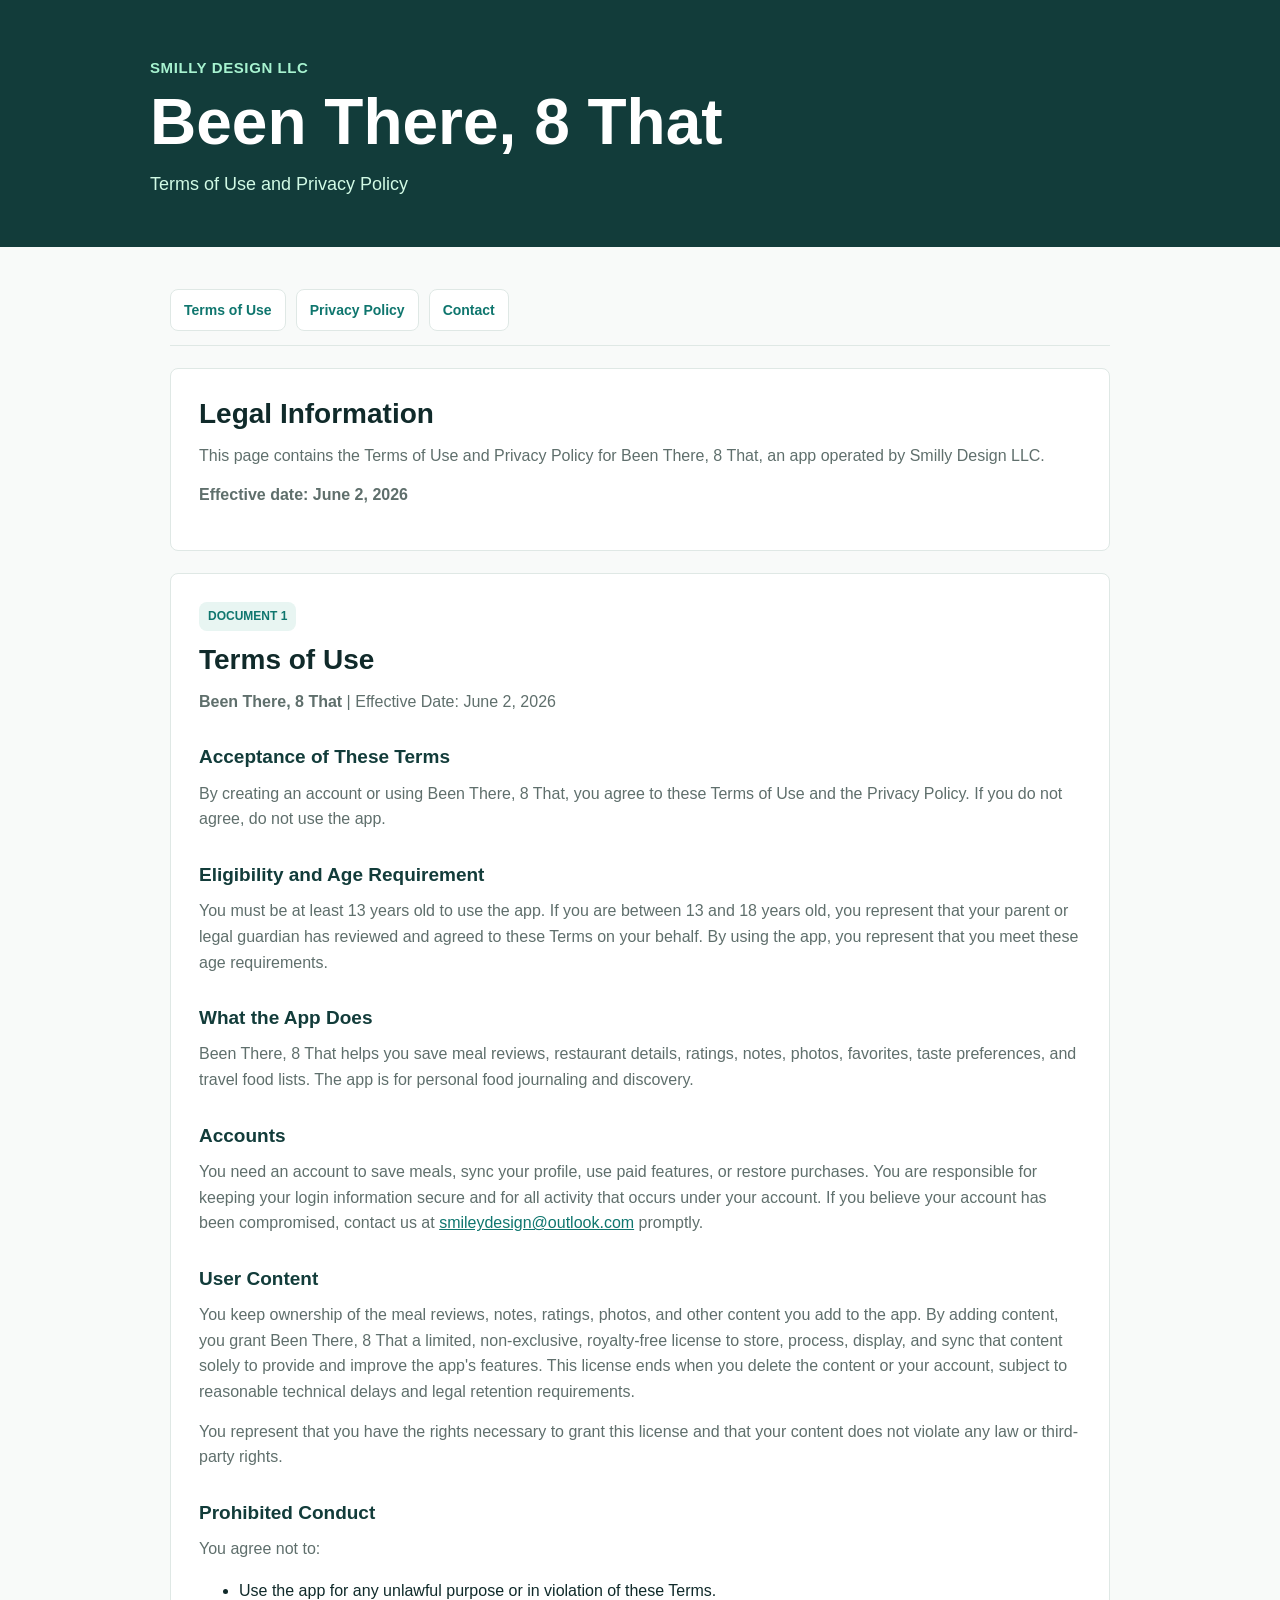
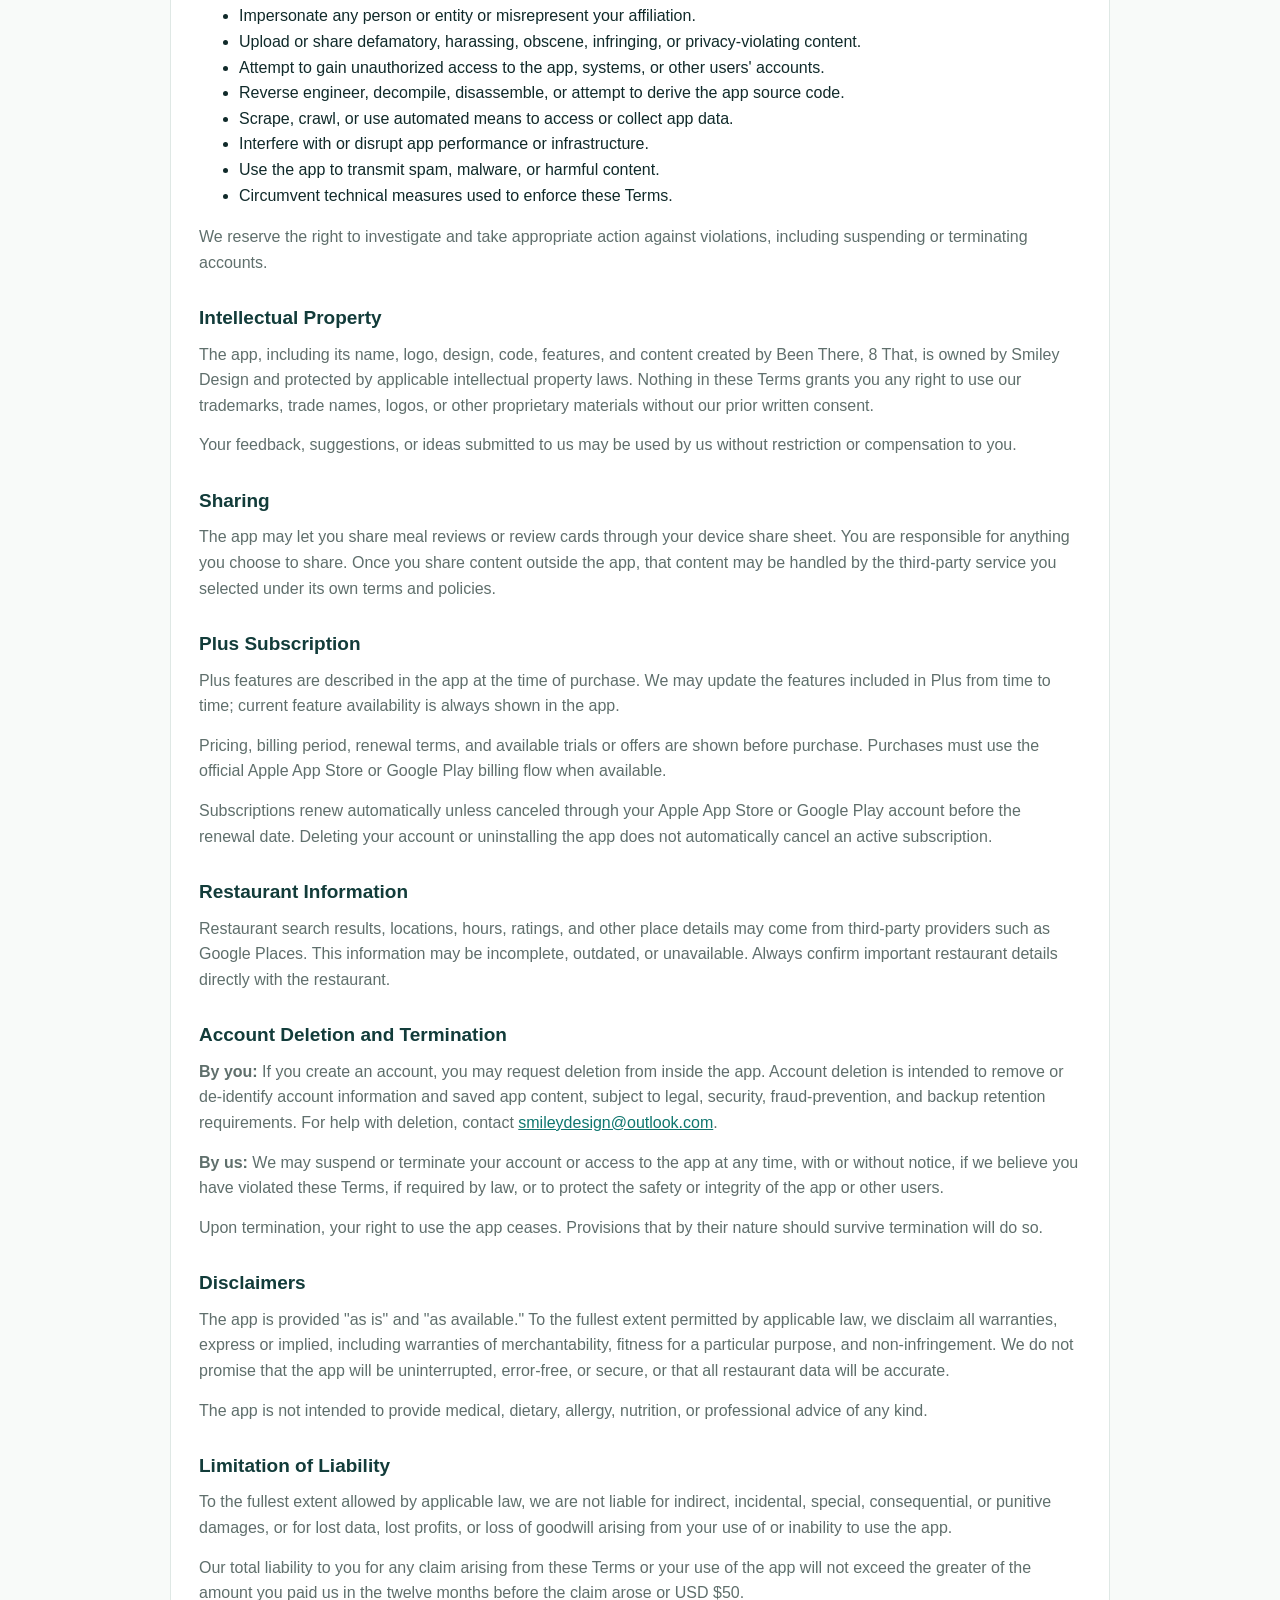
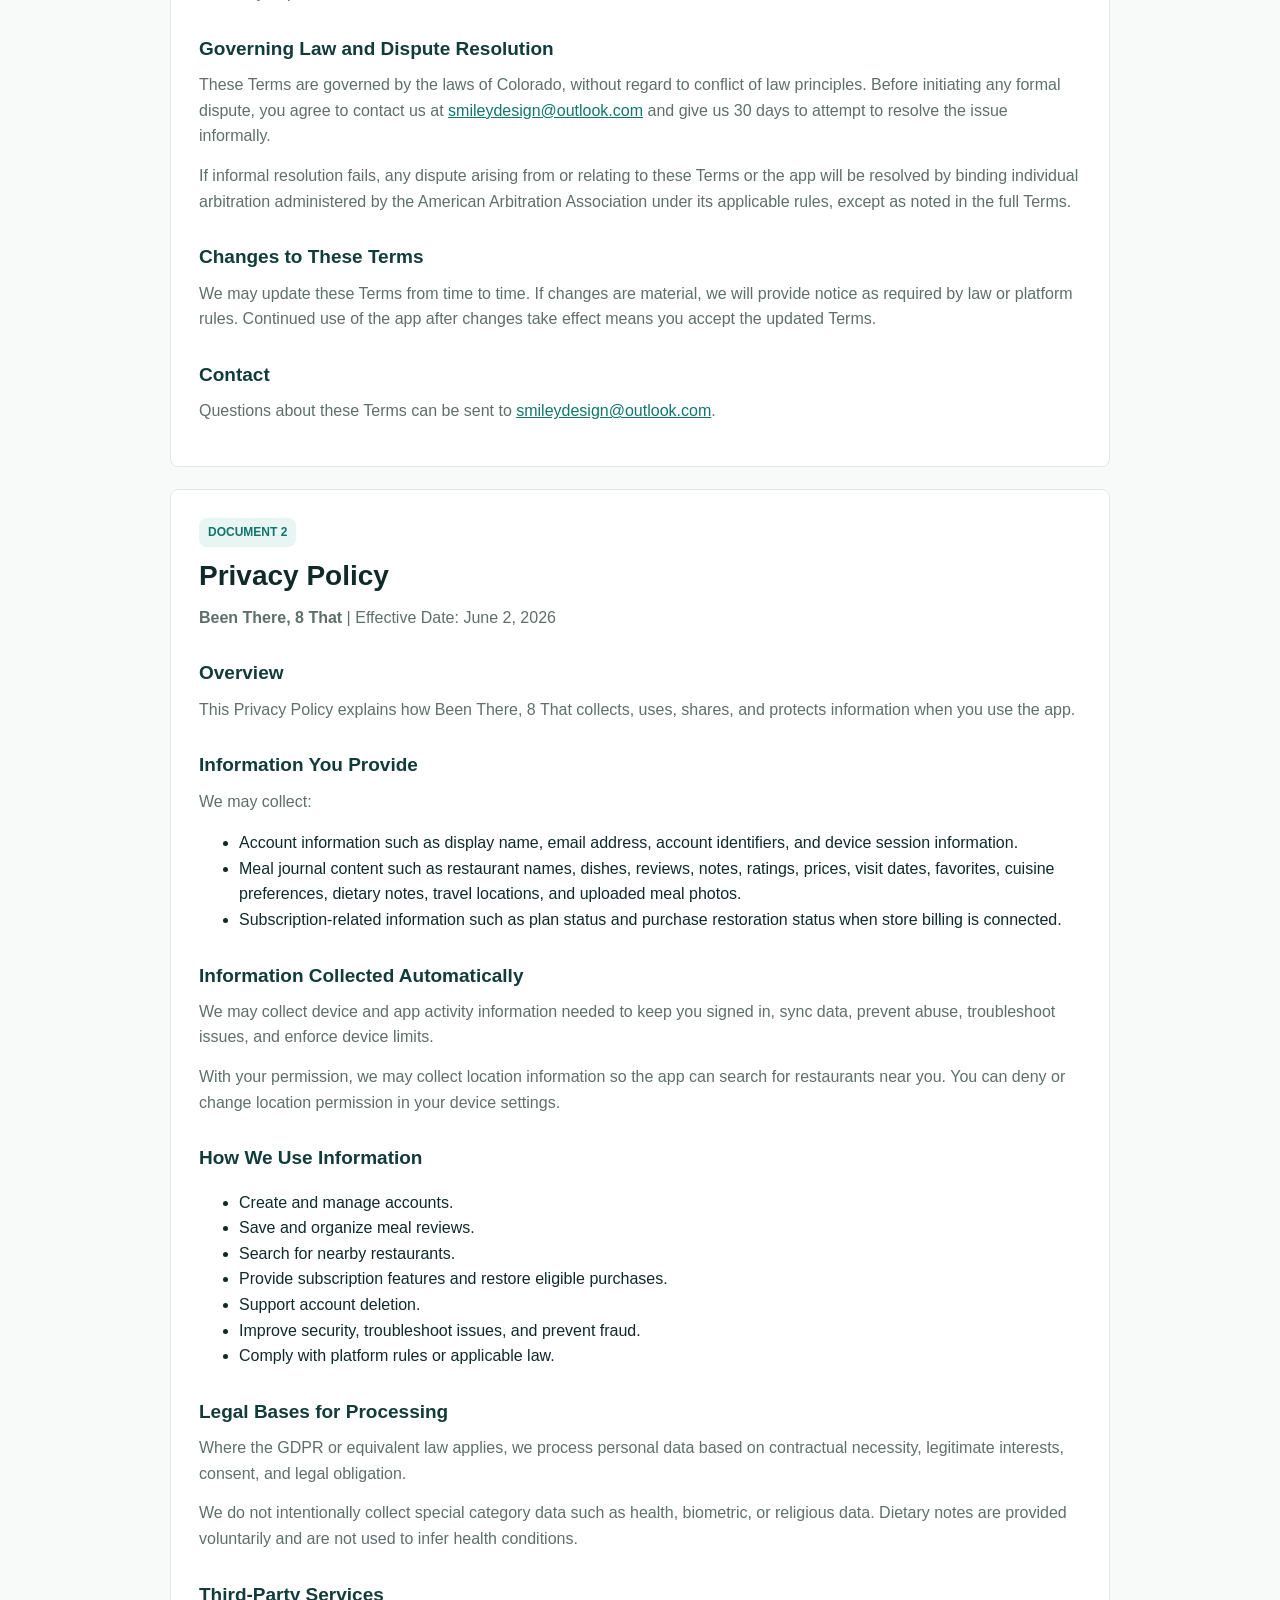
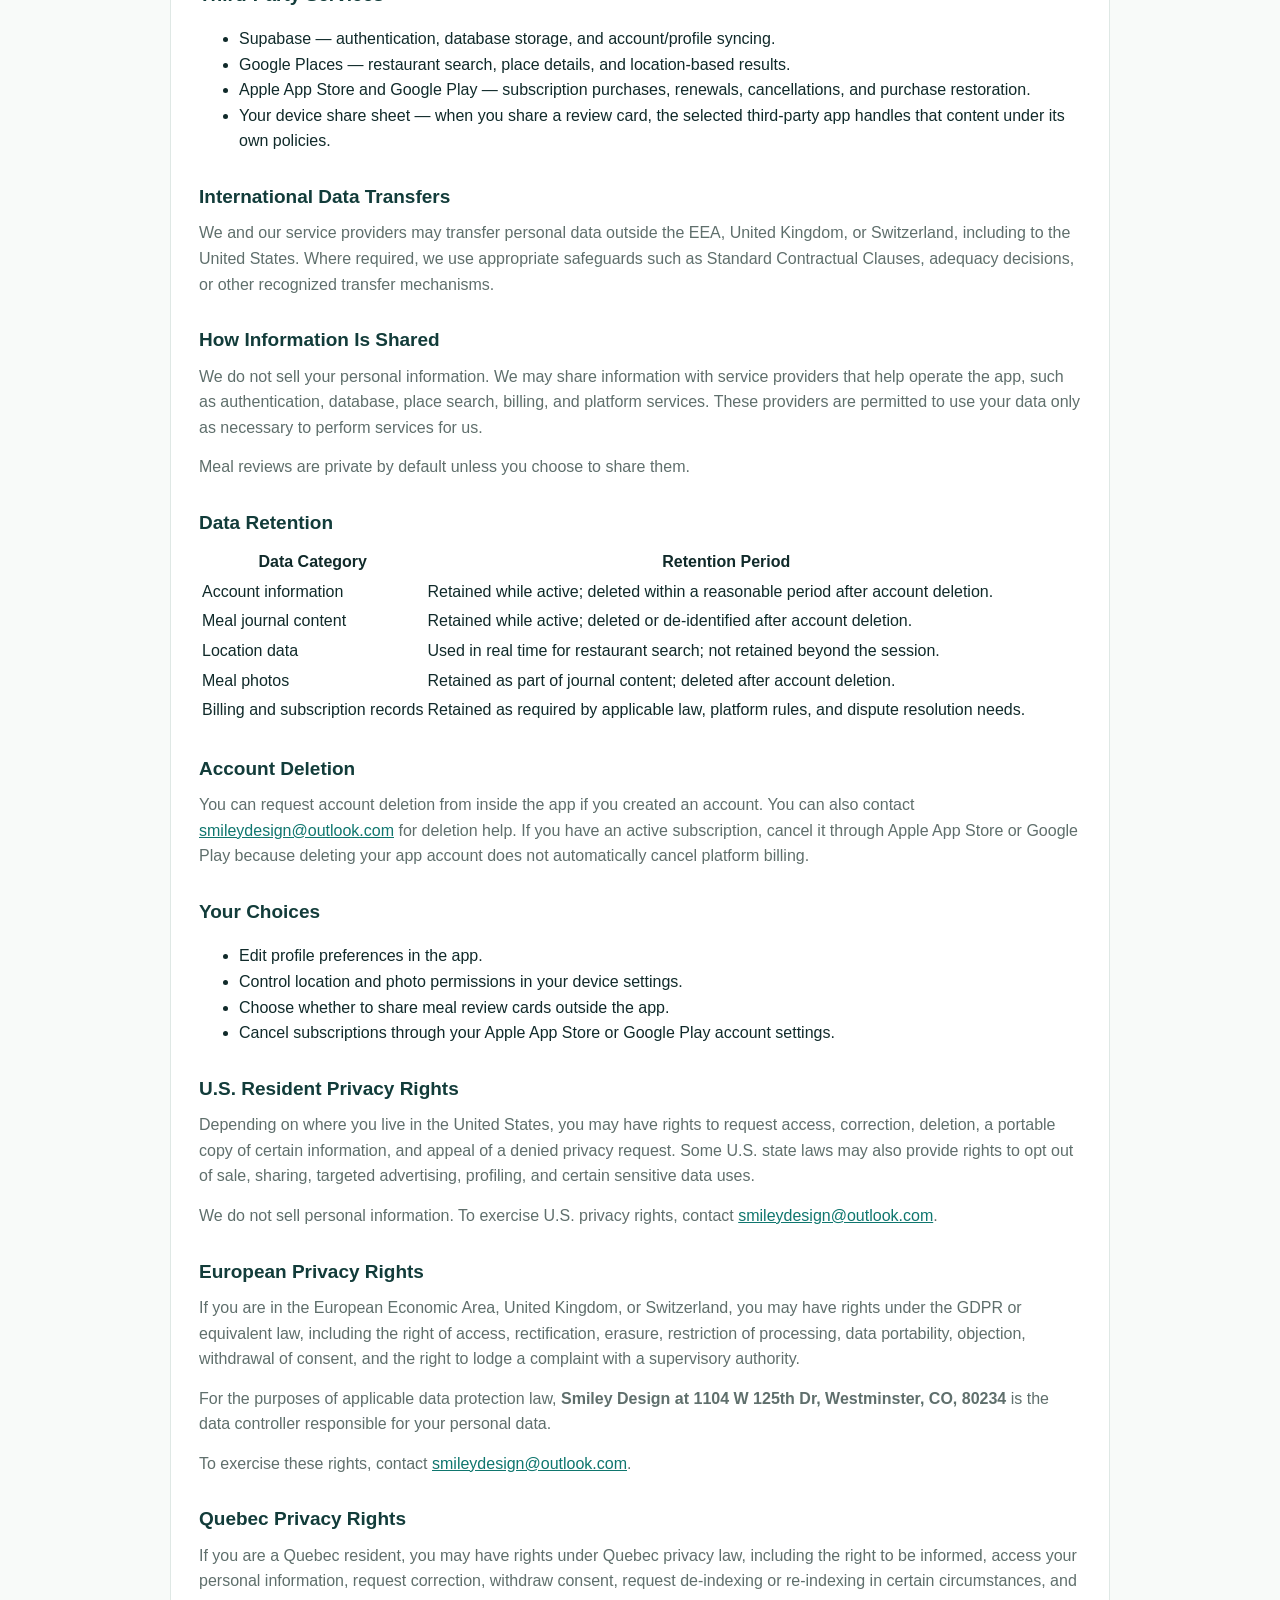
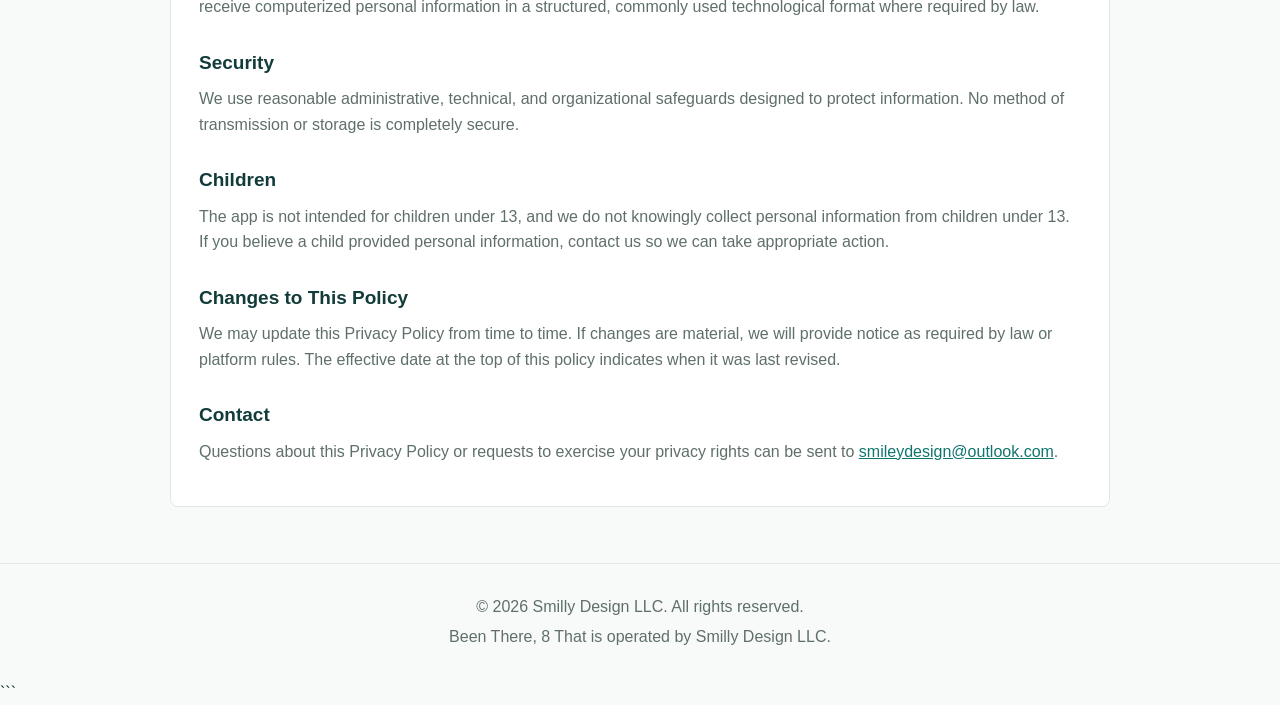
<file: index.html>
<!DOCTYPE html>
<html lang="en">
<head>
  <meta charset="UTF-8" />
  <meta name="viewport" content="width=device-width, initial-scale=1.0" />
  <title>Smilly Design LLC | Been There, 8 That Legal</title>
  <link rel="stylesheet" href="styles.css" />
</head>
<body>
  <header class="site-header">
    <div class="header-inner">
      <p class="company-name">Smilly Design LLC</p>
      <h1>Been There, 8 That</h1>
      <p class="subtitle">Terms of Use and Privacy Policy</p>
    </div>
  </header>

  <main class="page">
    <nav class="legal-nav" aria-label="Legal documents">
      <a href="#terms">Terms of Use</a>
      <a href="#privacy">Privacy Policy</a>
      <a href="mailto:smileydesign@outlook.com">Contact</a>
    </nav>

    <section class="intro">
      <h2>Legal Information</h2>
      <p>
        This page contains the Terms of Use and Privacy Policy for Been There, 8 That,
        an app operated by Smilly Design LLC.
      </p>
      <p class="updated">Effective date: June 2, 2026</p>
    </section>

    <section id="terms" class="legal-section">
      <div class="section-label">Document 1</div>
      <h2>Terms of Use</h2>
      <p><strong>Been There, 8 That</strong> | Effective Date: June 2, 2026</p>

      <h3>Acceptance of These Terms</h3>
      <p>
        By creating an account or using Been There, 8 That, you agree to these Terms of Use
        and the Privacy Policy. If you do not agree, do not use the app.
      </p>

      <h3>Eligibility and Age Requirement</h3>
      <p>
        You must be at least 13 years old to use the app. If you are between 13 and 18 years old,
        you represent that your parent or legal guardian has reviewed and agreed to these Terms
        on your behalf. By using the app, you represent that you meet these age requirements.
      </p>

      <h3>What the App Does</h3>
      <p>
        Been There, 8 That helps you save meal reviews, restaurant details, ratings, notes,
        photos, favorites, taste preferences, and travel food lists. The app is for personal
        food journaling and discovery.
      </p>

      <h3>Accounts</h3>
      <p>
        You need an account to save meals, sync your profile, use paid features, or restore
        purchases. You are responsible for keeping your login information secure and for all
        activity that occurs under your account. If you believe your account has been compromised,
        contact us at <a href="mailto:smileydesign@outlook.com">smileydesign@outlook.com</a> promptly.
      </p>

      <h3>User Content</h3>
      <p>
        You keep ownership of the meal reviews, notes, ratings, photos, and other content you add
        to the app. By adding content, you grant Been There, 8 That a limited, non-exclusive,
        royalty-free license to store, process, display, and sync that content solely to provide
        and improve the app's features. This license ends when you delete the content or your
        account, subject to reasonable technical delays and legal retention requirements.
      </p>
      <p>
        You represent that you have the rights necessary to grant this license and that your
        content does not violate any law or third-party rights.
      </p>

      <h3>Prohibited Conduct</h3>
      <p>You agree not to:</p>
      <ul>
        <li>Use the app for any unlawful purpose or in violation of these Terms.</li>
        <li>Impersonate any person or entity or misrepresent your affiliation.</li>
        <li>Upload or share defamatory, harassing, obscene, infringing, or privacy-violating content.</li>
        <li>Attempt to gain unauthorized access to the app, systems, or other users' accounts.</li>
        <li>Reverse engineer, decompile, disassemble, or attempt to derive the app source code.</li>
        <li>Scrape, crawl, or use automated means to access or collect app data.</li>
        <li>Interfere with or disrupt app performance or infrastructure.</li>
        <li>Use the app to transmit spam, malware, or harmful content.</li>
        <li>Circumvent technical measures used to enforce these Terms.</li>
      </ul>
      <p>
        We reserve the right to investigate and take appropriate action against violations,
        including suspending or terminating accounts.
      </p>

      <h3>Intellectual Property</h3>
      <p>
        The app, including its name, logo, design, code, features, and content created by
        Been There, 8 That, is owned by Smiley Design and protected by applicable intellectual
        property laws. Nothing in these Terms grants you any right to use our trademarks,
        trade names, logos, or other proprietary materials without our prior written consent.
      </p>
      <p>
        Your feedback, suggestions, or ideas submitted to us may be used by us without
        restriction or compensation to you.
      </p>

      <h3>Sharing</h3>
      <p>
        The app may let you share meal reviews or review cards through your device share sheet.
        You are responsible for anything you choose to share. Once you share content outside
        the app, that content may be handled by the third-party service you selected under its
        own terms and policies.
      </p>

      <h3>Plus Subscription</h3>
      <p>
        Plus features are described in the app at the time of purchase. We may update the
        features included in Plus from time to time; current feature availability is always
        shown in the app.
      </p>
      <p>
        Pricing, billing period, renewal terms, and available trials or offers are shown before
        purchase. Purchases must use the official Apple App Store or Google Play billing flow
        when available.
      </p>
      <p>
        Subscriptions renew automatically unless canceled through your Apple App Store or
        Google Play account before the renewal date. Deleting your account or uninstalling
        the app does not automatically cancel an active subscription.
      </p>

      <h3>Restaurant Information</h3>
      <p>
        Restaurant search results, locations, hours, ratings, and other place details may come
        from third-party providers such as Google Places. This information may be incomplete,
        outdated, or unavailable. Always confirm important restaurant details directly with
        the restaurant.
      </p>

      <h3>Account Deletion and Termination</h3>
      <p>
        <strong>By you:</strong> If you create an account, you may request deletion from inside
        the app. Account deletion is intended to remove or de-identify account information and
        saved app content, subject to legal, security, fraud-prevention, and backup retention
        requirements. For help with deletion, contact
        <a href="mailto:smileydesign@outlook.com">smileydesign@outlook.com</a>.
      </p>
      <p>
        <strong>By us:</strong> We may suspend or terminate your account or access to the app
        at any time, with or without notice, if we believe you have violated these Terms, if
        required by law, or to protect the safety or integrity of the app or other users.
      </p>
      <p>
        Upon termination, your right to use the app ceases. Provisions that by their nature
        should survive termination will do so.
      </p>

      <h3>Disclaimers</h3>
      <p>
        The app is provided "as is" and "as available." To the fullest extent permitted by
        applicable law, we disclaim all warranties, express or implied, including warranties
        of merchantability, fitness for a particular purpose, and non-infringement. We do not
        promise that the app will be uninterrupted, error-free, or secure, or that all restaurant
        data will be accurate.
      </p>
      <p>
        The app is not intended to provide medical, dietary, allergy, nutrition, or professional
        advice of any kind.
      </p>

      <h3>Limitation of Liability</h3>
      <p>
        To the fullest extent allowed by applicable law, we are not liable for indirect,
        incidental, special, consequential, or punitive damages, or for lost data, lost profits,
        or loss of goodwill arising from your use of or inability to use the app.
      </p>
      <p>
        Our total liability to you for any claim arising from these Terms or your use of the app
        will not exceed the greater of the amount you paid us in the twelve months before the
        claim arose or USD $50.
      </p>

      <h3>Governing Law and Dispute Resolution</h3>
      <p>
        These Terms are governed by the laws of Colorado, without regard to conflict of law
        principles. Before initiating any formal dispute, you agree to contact us at
        <a href="mailto:smileydesign@outlook.com">smileydesign@outlook.com</a> and give us
        30 days to attempt to resolve the issue informally.
      </p>
      <p>
        If informal resolution fails, any dispute arising from or relating to these Terms or
        the app will be resolved by binding individual arbitration administered by the American
        Arbitration Association under its applicable rules, except as noted in the full Terms.
      </p>

      <h3>Changes to These Terms</h3>
      <p>
        We may update these Terms from time to time. If changes are material, we will provide
        notice as required by law or platform rules. Continued use of the app after changes
        take effect means you accept the updated Terms.
      </p>

      <h3>Contact</h3>
      <p>
        Questions about these Terms can be sent to
        <a href="mailto:smileydesign@outlook.com">smileydesign@outlook.com</a>.
      </p>
    </section>

    <section id="privacy" class="legal-section">
      <div class="section-label">Document 2</div>
      <h2>Privacy Policy</h2>
      <p><strong>Been There, 8 That</strong> | Effective Date: June 2, 2026</p>

      <h3>Overview</h3>
      <p>
        This Privacy Policy explains how Been There, 8 That collects, uses, shares, and protects
        information when you use the app.
      </p>

      <h3>Information You Provide</h3>
      <p>We may collect:</p>
      <ul>
        <li>Account information such as display name, email address, account identifiers, and device session information.</li>
        <li>Meal journal content such as restaurant names, dishes, reviews, notes, ratings, prices, visit dates, favorites, cuisine preferences, dietary notes, travel locations, and uploaded meal photos.</li>
        <li>Subscription-related information such as plan status and purchase restoration status when store billing is connected.</li>
      </ul>

      <h3>Information Collected Automatically</h3>
      <p>
        We may collect device and app activity information needed to keep you signed in, sync data,
        prevent abuse, troubleshoot issues, and enforce device limits.
      </p>
      <p>
        With your permission, we may collect location information so the app can search for
        restaurants near you. You can deny or change location permission in your device settings.
      </p>

      <h3>How We Use Information</h3>
      <ul>
        <li>Create and manage accounts.</li>
        <li>Save and organize meal reviews.</li>
        <li>Search for nearby restaurants.</li>
        <li>Provide subscription features and restore eligible purchases.</li>
        <li>Support account deletion.</li>
        <li>Improve security, troubleshoot issues, and prevent fraud.</li>
        <li>Comply with platform rules or applicable law.</li>
      </ul>

      <h3>Legal Bases for Processing</h3>
      <p>
        Where the GDPR or equivalent law applies, we process personal data based on contractual
        necessity, legitimate interests, consent, and legal obligation.
      </p>
      <p>
        We do not intentionally collect special category data such as health, biometric, or
        religious data. Dietary notes are provided voluntarily and are not used to infer health
        conditions.
      </p>

      <h3>Third-Party Services</h3>
      <ul>
        <li>Supabase — authentication, database storage, and account/profile syncing.</li>
        <li>Google Places — restaurant search, place details, and location-based results.</li>
        <li>Apple App Store and Google Play — subscription purchases, renewals, cancellations, and purchase restoration.</li>
        <li>Your device share sheet — when you share a review card, the selected third-party app handles that content under its own policies.</li>
      </ul>

      <h3>International Data Transfers</h3>
      <p>
        We and our service providers may transfer personal data outside the EEA, United Kingdom,
        or Switzerland, including to the United States. Where required, we use appropriate safeguards
        such as Standard Contractual Clauses, adequacy decisions, or other recognized transfer
        mechanisms.
      </p>

      <h3>How Information Is Shared</h3>
      <p>
        We do not sell your personal information. We may share information with service providers
        that help operate the app, such as authentication, database, place search, billing, and
        platform services. These providers are permitted to use your data only as necessary to
        perform services for us.
      </p>
      <p>
        Meal reviews are private by default unless you choose to share them.
      </p>

      <h3>Data Retention</h3>
      <table>
        <thead>
          <tr>
            <th>Data Category</th>
            <th>Retention Period</th>
          </tr>
        </thead>
        <tbody>
          <tr>
            <td>Account information</td>
            <td>Retained while active; deleted within a reasonable period after account deletion.</td>
          </tr>
          <tr>
            <td>Meal journal content</td>
            <td>Retained while active; deleted or de-identified after account deletion.</td>
          </tr>
          <tr>
            <td>Location data</td>
            <td>Used in real time for restaurant search; not retained beyond the session.</td>
          </tr>
          <tr>
            <td>Meal photos</td>
            <td>Retained as part of journal content; deleted after account deletion.</td>
          </tr>
          <tr>
            <td>Billing and subscription records</td>
            <td>Retained as required by applicable law, platform rules, and dispute resolution needs.</td>
          </tr>
        </tbody>
      </table>

      <h3>Account Deletion</h3>
      <p>
        You can request account deletion from inside the app if you created an account. You can
        also contact <a href="mailto:smileydesign@outlook.com">smileydesign@outlook.com</a> for
        deletion help. If you have an active subscription, cancel it through Apple App Store or
        Google Play because deleting your app account does not automatically cancel platform billing.
      </p>

      <h3>Your Choices</h3>
      <ul>
        <li>Edit profile preferences in the app.</li>
        <li>Control location and photo permissions in your device settings.</li>
        <li>Choose whether to share meal review cards outside the app.</li>
        <li>Cancel subscriptions through your Apple App Store or Google Play account settings.</li>
      </ul>

      <h3>U.S. Resident Privacy Rights</h3>
      <p>
        Depending on where you live in the United States, you may have rights to request access,
        correction, deletion, a portable copy of certain information, and appeal of a denied privacy
        request. Some U.S. state laws may also provide rights to opt out of sale, sharing, targeted
        advertising, profiling, and certain sensitive data uses.
      </p>
      <p>
        We do not sell personal information. To exercise U.S. privacy rights, contact
        <a href="mailto:smileydesign@outlook.com">smileydesign@outlook.com</a>.
      </p>

      <h3>European Privacy Rights</h3>
      <p>
        If you are in the European Economic Area, United Kingdom, or Switzerland, you may have
        rights under the GDPR or equivalent law, including the right of access, rectification,
        erasure, restriction of processing, data portability, objection, withdrawal of consent,
        and the right to lodge a complaint with a supervisory authority.
      </p>
      <p>
        For the purposes of applicable data protection law,
        <strong>Smiley Design at 1104 W 125th Dr, Westminster, CO, 80234</strong>
        is the data controller responsible for your personal data.
      </p>
      <p>
        To exercise these rights, contact
        <a href="mailto:smileydesign@outlook.com">smileydesign@outlook.com</a>.
      </p>

      <h3>Quebec Privacy Rights</h3>
      <p>
        If you are a Quebec resident, you may have rights under Quebec privacy law, including
        the right to be informed, access your personal information, request correction, withdraw
        consent, request de-indexing or re-indexing in certain circumstances, and receive computerized
        personal information in a structured, commonly used technological format where required by law.
      </p>

      <h3>Security</h3>
      <p>
        We use reasonable administrative, technical, and organizational safeguards designed to
        protect information. No method of transmission or storage is completely secure.
      </p>

      <h3>Children</h3>
      <p>
        The app is not intended for children under 13, and we do not knowingly collect personal
        information from children under 13. If you believe a child provided personal information,
        contact us so we can take appropriate action.
      </p>

      <h3>Changes to This Policy</h3>
      <p>
        We may update this Privacy Policy from time to time. If changes are material, we will
        provide notice as required by law or platform rules. The effective date at the top of
        this policy indicates when it was last revised.
      </p>

      <h3>Contact</h3>
      <p>
        Questions about this Privacy Policy or requests to exercise your privacy rights can be
        sent to <a href="mailto:smileydesign@outlook.com">smileydesign@outlook.com</a>.
      </p>
    </section>
  </main>

  <footer class="site-footer">
    <p>&copy; 2026 Smilly Design LLC. All rights reserved.</p>
    <p>Been There, 8 That is operated by Smilly Design LLC.</p>
  </footer>
</body>
</html>
```
</file>
<file: styles.css>
/* styles.css */
:root {
  --bg: #f8faf9;
  --surface: #ffffff;
  --ink: #102a2a;
  --muted: #5f6f6c;
  --primary: #0f766e;
  --primary-dark: #123c3a;
  --border: #dfe8e5;
  --soft: #e8f5f2;
}

* {
  box-sizing: border-box;
}

html {
  scroll-behavior: smooth;
}

body {
  margin: 0;
  background: var(--bg);
  color: var(--ink);
  font-family: -apple-system, BlinkMacSystemFont, "Segoe UI", Roboto, Arial, sans-serif;
  line-height: 1.6;
}

.site-header {
  background: var(--primary-dark);
  color: #ffffff;
  padding: 56px 20px 48px;
}

.header-inner {
  max-width: 980px;
  margin: 0 auto;
}

.company-name {
  margin: 0 0 10px;
  color: #a7f3d0;
  font-size: 15px;
  font-weight: 800;
  letter-spacing: 0.04em;
  text-transform: uppercase;
}

h1 {
  margin: 0;
  font-size: clamp(36px, 6vw, 64px);
  line-height: 1;
}

.subtitle {
  margin: 16px 0 0;
  color: #d1fae5;
  font-size: 18px;
}

.page {
  max-width: 980px;
  margin: 0 auto;
  padding: 28px 20px 56px;
}

.legal-nav {
  position: sticky;
  top: 0;
  z-index: 10;
  display: flex;
  gap: 10px;
  flex-wrap: wrap;
  background: rgba(248, 250, 249, 0.94);
  border-bottom: 1px solid var(--border);
  padding: 14px 0;
  backdrop-filter: blur(10px);
}

.legal-nav a {
  color: var(--primary);
  background: var(--surface);
  border: 1px solid var(--border);
  border-radius: 8px;
  padding: 9px 13px;
  font-size: 14px;
  font-weight: 800;
  text-decoration: none;
}

.legal-nav a:hover {
  background: var(--soft);
}

.intro,
.legal-section {
  background: var(--surface);
  border: 1px solid var(--border);
  border-radius: 8px;
  margin-top: 22px;
  padding: 28px;
}

.intro h2,
.legal-section h2 {
  margin: 0 0 12px;
  font-size: 28px;
  line-height: 1.2;
}

.legal-section h3 {
  margin: 28px 0 8px;
  color: var(--primary-dark);
  font-size: 19px;
}

.legal-section p,
.intro p {
  margin: 0 0 14px;
  color: var(--muted);
}

.section-label {
  display: inline-block;
  margin-bottom: 12px;
  color: var(--primary);
  background: var(--soft);
  border-radius: 8px;
  padding: 5px 9px;
  font-size: 12px;
  font-weight: 900;
  text-transform: uppercase;
}

.updated {
  font-weight: 800;
}

a {
  color: var(--primary);
}

.site-footer {
  border-top: 1px solid var(--border);
  color: var(--muted);
  padding: 26px 20px;
  text-align: center;
}

.site-footer p {
  margin: 4px 0;
}

@media (max-width: 640px) {
  .site-header {
    padding: 42px 18px 36px;
  }

  .page {
    padding: 20px 14px 44px;
  }

  .intro,
  .legal-section {
    padding: 22px;
  }

  .legal-nav {
    top: 0;
  }

  .legal-nav a {
    flex: 1;
    text-align: center;
  }
}
</file>
